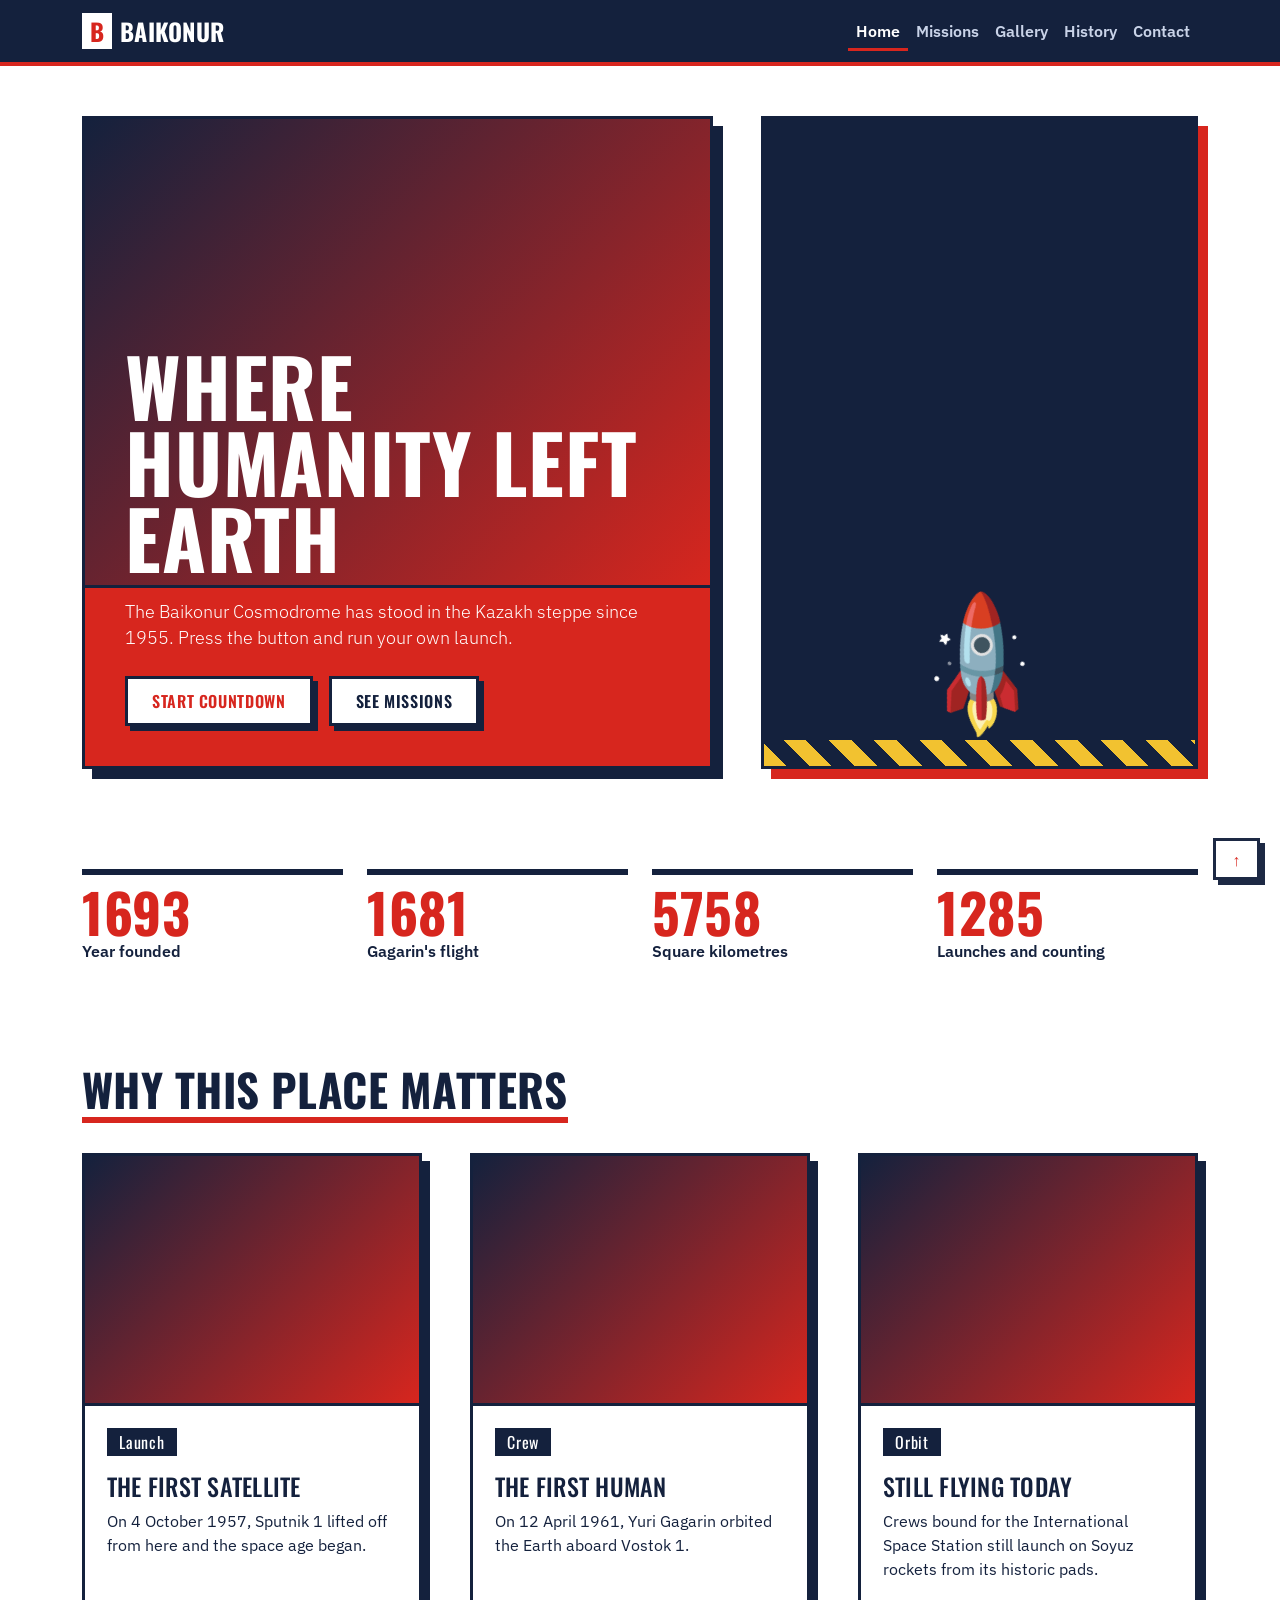
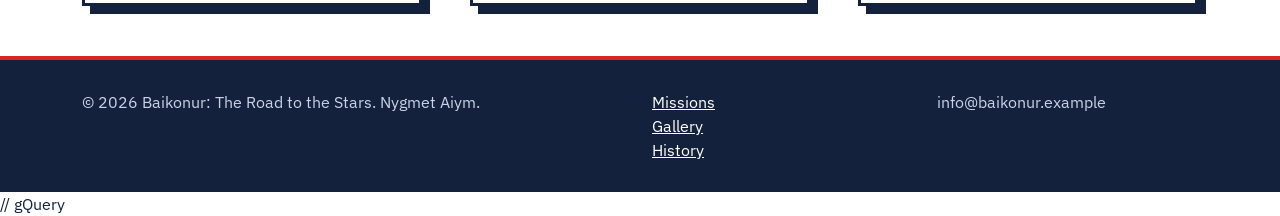
<file: index.html>
<!DOCTYPE html>
<html lang="en"><head><meta charset="utf-8"><meta name="viewport" content="width=device-width,initial-scale=1">
<title>Home | Baikonur</title>
<link href="https://fonts.googleapis.com/css2?family=IBM+Plex+Sans:wght@400;600&family=Oswald:wght@500;700&display=swap" rel="stylesheet">
<link href="https://cdn.jsdelivr.net/npm/bootstrap@5.3.3/dist/css/bootstrap.min.css" rel="stylesheet">
<link href="css/style.css" rel="stylesheet"></head><body>
<nav class="navbar navbar-expand-md sticky-top"><div class="container">
<a class="navbar-brand brand" href="index.html" aria-current="page"><b>B</b>Baikonur</a>
<button class="navbar-toggler bg-light" data-bs-toggle="collapse" data-bs-target="#nv" aria-label="Menu"><span class="navbar-toggler-icon"></span></button>
<div class="collapse navbar-collapse" id="nv"><ul class="navbar-nav ms-auto"><li class="nav-item"><a class="nav-link active" href="index.html">Home</a></li>
    <li class="nav-item"><a class="nav-link" href="missions.html">Missions</a></li>
    <li class="nav-item"><a class="nav-link" href="gallery.html">Gallery</a></li>
    <li class="nav-item"><a class="nav-link" href="history.html">History</a></li>
    <li class="nav-item"><a class="nav-link" href="contact.html">Contact</a></li></ul></div></div></nav>
<main>
<section class="hero"><div class="container"><div class="row g-4 g-lg-5">
<div class="col-lg-7"><div class="hero-red"><div class="hero-photo"><div class="ph" style="--g:linear-gradient(135deg,#14213d,#d7261e)"><img src="https://images.unsplash.com/photo-1419242902214-272b3f66ee7a?auto=format&fit=crop&w=900&q=80" alt="Night sky over the steppe" loading="lazy" onerror="this.remove()"></div></div><h1>Where humanity left Earth</h1>
<p class="lead my-4" style="position:relative;max-width:34rem">The Baikonur Cosmodrome has stood in the Kazakh steppe since 1955. Press the button and run your own launch.</p>
<div class="d-flex flex-wrap gap-3" style="position:relative"><button id="launch" class="btn btn-red">Start countdown</button><a href="missions.html" class="btn btn-line">See missions</a></div></div></div>
<div class="col-lg-5"><div class="pad"><div id="count">3</div><div id="rocket">🚀</div></div></div>
</div></div></section>
<section class="sec"><div class="container"><div class="row g-4">
<div class="col-6 col-md-3"><div class="statbox"><div class="stat" data-to="1955">0</div>Year founded</div></div>
<div class="col-6 col-md-3"><div class="statbox"><div class="stat" data-to="1961">0</div>Gagarin's flight</div></div>
<div class="col-6 col-md-3"><div class="statbox"><div class="stat" data-to="6717">0</div>Square kilometres</div></div>
<div class="col-6 col-md-3"><div class="statbox"><div class="stat" data-to="1500">0</div>Launches and counting</div></div>
</div></div></section>
<section class="sec"><div class="container"><h2>Why this place matters</h2><div class="row g-4 g-lg-5"><div class="col-md-6 col-lg-4"><div class="photo-card"><div class="ph" style="--g:linear-gradient(135deg,#14213d,#d7261e)"><img src="https://images.unsplash.com/photo-1541185933-ef5d8ed016c2?auto=format&fit=crop&w=900&q=80" alt="The first satellite" loading="lazy" onerror="this.remove()"></div>
    <div class="body"><span class="tag">Launch</span><h3 class="h4 mt-3">The first satellite</h3><p class="mb-0">On 4 October 1957, Sputnik 1 lifted off from here and the space age began.</p></div></div></div>
    <div class="col-md-6 col-lg-4"><div class="photo-card"><div class="ph" style="--g:linear-gradient(135deg,#14213d,#d7261e)"><img src="https://images.unsplash.com/photo-1454789548928-9efd52dc4031?auto=format&fit=crop&w=900&q=80" alt="The first human" loading="lazy" onerror="this.remove()"></div>
    <div class="body"><span class="tag">Crew</span><h3 class="h4 mt-3">The first human</h3><p class="mb-0">On 12 April 1961, Yuri Gagarin orbited the Earth aboard Vostok 1.</p></div></div></div><div class="col-md-6 col-lg-4"><div class="photo-card"><div class="ph" style="--g:linear-gradient(135deg,#14213d,#d7261e)"><img src="https://images.unsplash.com/photo-1446776811953-b23d57bd21aa?auto=format&fit=crop&w=900&q=80" alt="Still flying today" loading="lazy" onerror="this.remove()"></div><div class="body"><span class="tag">Orbit</span><h3 class="h4 mt-3">Still flying today</h3><p class="mb-0">Crews bound for the International Space Station still launch on Soyuz rockets from its historic pads.</p></div></div></div></div></div></section></main>
<button id="toTop" class="btn btn-red" aria-label="Back to top">&uarr;</button>
<footer><div class="container"><div class="row gy-3">
<div class="col-md-6">&copy; 2026 Baikonur: The Road to the Stars. Nygmet Aiym.</div>
<div class="col-md-3"><a href="missions.html">Missions</a><br><a href="gallery.html">Gallery</a><br><a href="history.html">History</a></div>
<div class="col-md-3">info@baikonur.example<br></div></div></div></footer>
// gQuery
<script src="https://code.jquery.com/jquery-3.7.1.min.js"></script>
<script src="https://cdn.jsdelivr.net/npm/bootstrap@5.3.3/dist/js/bootstrap.bundle.min.js"></script>
<script src="js/main.js"></script></body></html>
</file>
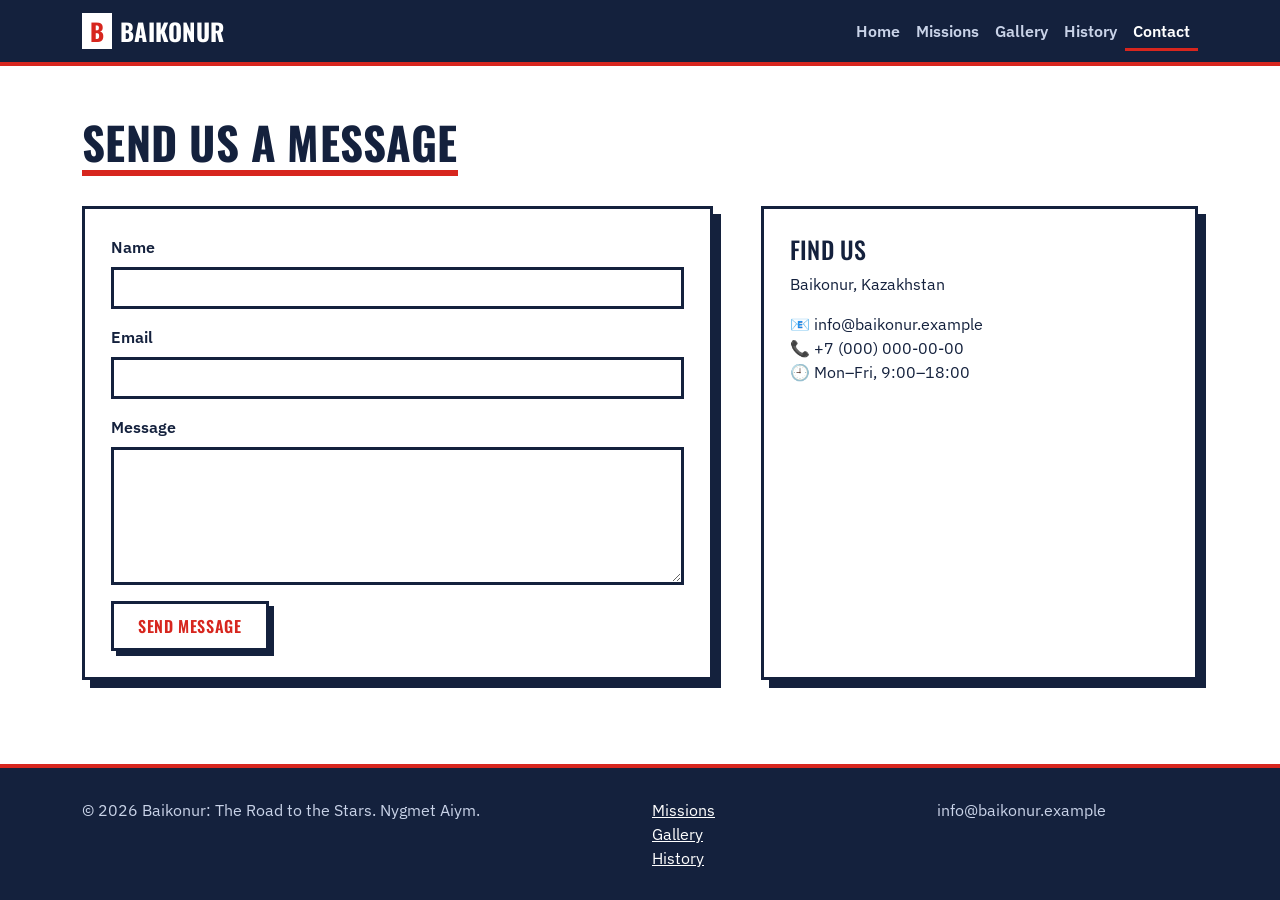
<file: contact.html>
<!DOCTYPE html>
<html lang="en"><head><meta charset="utf-8"><meta name="viewport" content="width=device-width,initial-scale=1">
<title>Contact | Baikonur</title>
<link href="https://fonts.googleapis.com/css2?family=IBM+Plex+Sans:wght@400;600&family=Oswald:wght@500;700&display=swap" rel="stylesheet">
<link href="https://cdn.jsdelivr.net/npm/bootstrap@5.3.3/dist/css/bootstrap.min.css" rel="stylesheet">
<link href="css/style.css" rel="stylesheet"></head><body>
<nav class="navbar navbar-expand-md sticky-top"><div class="container">
<a class="navbar-brand brand" href="index.html"><b>B</b>Baikonur</a>
<button class="navbar-toggler bg-light" data-bs-toggle="collapse" data-bs-target="#nv" aria-label="Menu"><span class="navbar-toggler-icon"></span></button>
<div class="collapse navbar-collapse" id="nv"><ul class="navbar-nav ms-auto"><li class="nav-item"><a class="nav-link" href="index.html">Home</a></li>
    <li class="nav-item"><a class="nav-link" href="missions.html">Missions</a></li>
    <li class="nav-item"><a class="nav-link" href="gallery.html">Gallery</a></li>
    <li class="nav-item"><a class="nav-link" href="history.html">History</a></li>
    <li class="nav-item"><a class="nav-link active" href="contact.html" aria-current="page">Contact</a></li></ul></div></div></nav>
<main>
<section class="sec"><div class="container"><h2>Send us a message</h2><div class="row g-4 g-lg-5">
<div class="col-lg-7"><form id="cform" class="panel" novalidate>
<div id="ok" class="alert alert-success" style="display:none">Message sent. We will reply within a day.</div>
<div class="mb-3"><label class="form-label fw-semibold" for="name">Name</label><input id="name" class="form-control"><div class="invalid-feedback" id="nameE"></div></div>
<div class="mb-3"><label class="form-label fw-semibold" for="mail">Email</label><input id="mail" type="email" class="form-control"><div class="invalid-feedback" id="mailE"></div></div>
<div class="mb-3"><label class="form-label fw-semibold" for="msg">Message</label><textarea id="msg" rows="5" class="form-control"></textarea><div class="invalid-feedback" id="msgE"></div></div>
<button class="btn btn-red">Send message</button></form></div>
<div class="col-lg-5"><div class="panel"><h3 class="h4">Find us</h3><p>Baikonur, Kazakhstan</p>
<p class="mb-0">📧 info@baikonur.example<br>📞 +7 (000) 000-00-00<br>🕘 Mon–Fri, 9:00–18:00</p></div></div></div></div></section></main>
<button id="toTop" class="btn btn-red" aria-label="Back to top">&uarr;</button>
<footer><div class="container"><div class="row gy-3">
<div class="col-md-6">&copy; 2026 Baikonur: The Road to the Stars. Nygmet Aiym.</div>
<div class="col-md-3"><a href="missions.html">Missions</a><br><a href="gallery.html">Gallery</a><br><a href="history.html">History</a></div>
<div class="col-md-3">info@baikonur.example<br></div></div></div></footer>
<script src="https://code.jquery.com/jquery-3.7.1.min.js"></script>
<script src="https://cdn.jsdelivr.net/npm/bootstrap@5.3.3/dist/js/bootstrap.bundle.min.js"></script>
<script src="js/main.js"></script></body></html>
</file>
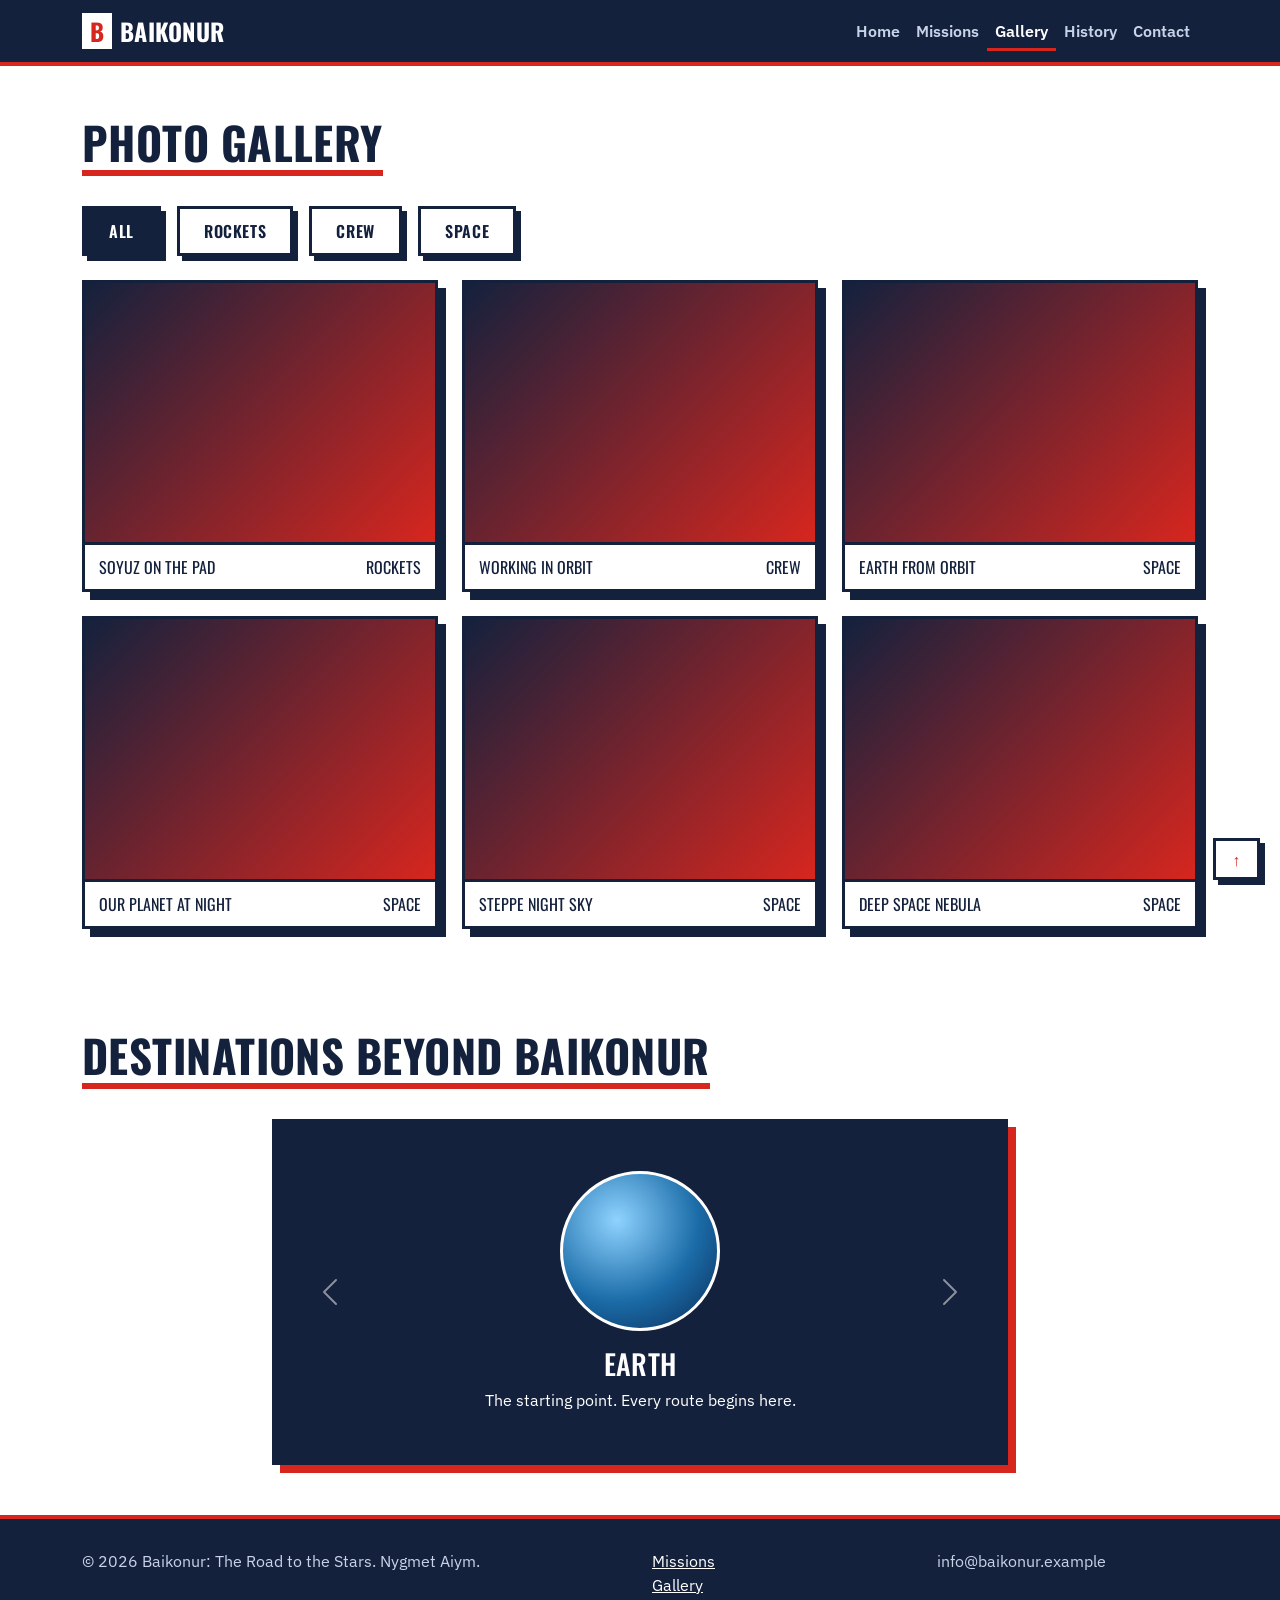
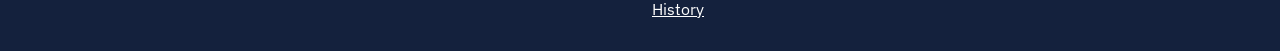
<file: gallery.html>
<!DOCTYPE html>
<html lang="en"><head><meta charset="utf-8"><meta name="viewport" content="width=device-width,initial-scale=1">
<title>Gallery | Baikonur</title>
<link href="https://fonts.googleapis.com/css2?family=IBM+Plex+Sans:wght@400;600&family=Oswald:wght@500;700&display=swap" rel="stylesheet">
<link href="https://cdn.jsdelivr.net/npm/bootstrap@5.3.3/dist/css/bootstrap.min.css" rel="stylesheet">
<link href="css/style.css" rel="stylesheet"></head><body>
<nav class="navbar navbar-expand-md sticky-top"><div class="container">
<a class="navbar-brand brand" href="index.html"><b>B</b>Baikonur</a>
<button class="navbar-toggler bg-light" data-bs-toggle="collapse" data-bs-target="#nv" aria-label="Menu"><span class="navbar-toggler-icon"></span></button>
<div class="collapse navbar-collapse" id="nv"><ul class="navbar-nav ms-auto"><li class="nav-item"><a class="nav-link" href="index.html">Home</a></li>
    <li class="nav-item"><a class="nav-link" href="missions.html">Missions</a></li>
    <li class="nav-item"><a class="nav-link active" href="gallery.html" aria-current="page">Gallery</a></li>
    <li class="nav-item"><a class="nav-link" href="history.html">History</a></li>
    <li class="nav-item"><a class="nav-link" href="contact.html">Contact</a></li></ul></div></div></nav>
<main><section class="sec"><div class="container"><h2>Photo gallery</h2>
<div class="mb-4 d-flex flex-wrap gap-3"><button class="btn btn-line flt on" data-f="all">All</button><button class="btn btn-line flt" data-f="rockets">Rockets</button><button class="btn btn-line flt" data-f="crew">Crew</button><button class="btn btn-line flt" data-f="space">Space</button></div>
<div class="row g-3 g-lg-4"><div class="col-6 col-lg-4 gal" data-type="rockets"><div class="photo-card"><div class="ph" style="--g:linear-gradient(135deg,#14213d,#d7261e)"><img src="https://images.unsplash.com/photo-1541185933-ef5d8ed016c2?auto=format&fit=crop&w=900&q=80" alt="Soyuz on the pad" loading="lazy" onerror="this.remove()"></div><div class="cap"><span>Soyuz on the pad</span><span>Rockets</span></div></div></div><div class="col-6 col-lg-4 gal" data-type="crew"><div class="photo-card"><div class="ph" style="--g:linear-gradient(135deg,#14213d,#d7261e)"><img src="https://images.unsplash.com/photo-1454789548928-9efd52dc4031?auto=format&fit=crop&w=900&q=80" alt="Working in orbit" loading="lazy" onerror="this.remove()"></div><div class="cap"><span>Working in orbit</span><span>Crew</span></div></div></div><div class="col-6 col-lg-4 gal" data-type="space"><div class="photo-card"><div class="ph" style="--g:linear-gradient(135deg,#14213d,#d7261e)"><img src="https://images.unsplash.com/photo-1446776811953-b23d57bd21aa?auto=format&fit=crop&w=900&q=80" alt="Earth from orbit" loading="lazy" onerror="this.remove()"></div><div class="cap"><span>Earth from orbit</span><span>Space</span></div></div></div><div class="col-6 col-lg-4 gal" data-type="space"><div class="photo-card"><div class="ph" style="--g:linear-gradient(135deg,#14213d,#d7261e)"><img src="https://images.unsplash.com/photo-1451187580459-43490279c0fa?auto=format&fit=crop&w=900&q=80" alt="Our planet at night" loading="lazy" onerror="this.remove()"></div><div class="cap"><span>Our planet at night</span><span>Space</span></div></div></div><div class="col-6 col-lg-4 gal" data-type="space"><div class="photo-card"><div class="ph" style="--g:linear-gradient(135deg,#14213d,#d7261e)"><img src="https://images.unsplash.com/photo-1419242902214-272b3f66ee7a?auto=format&fit=crop&w=900&q=80" alt="Steppe night sky" loading="lazy" onerror="this.remove()"></div><div class="cap"><span>Steppe night sky</span><span>Space</span></div></div></div><div class="col-6 col-lg-4 gal" data-type="space"><div class="photo-card"><div class="ph" style="--g:linear-gradient(135deg,#14213d,#d7261e)"><img src="https://images.unsplash.com/photo-1462331940025-496dfbfc7564?auto=format&fit=crop&w=900&q=80" alt="Deep space nebula" loading="lazy" onerror="this.remove()"></div><div class="cap"><span>Deep space nebula</span><span>Space</span></div></div></div></div></div></section>
<div class="modal fade" id="lb" tabindex="-1"><div class="modal-dialog modal-lg modal-dialog-centered"><div class="modal-content"><div class="modal-header"><h3 class="modal-title h5" id="lbCap"></h3><button class="btn-close" data-bs-dismiss="modal" aria-label="Close"></button></div><img id="lbImg" alt=""></div></div></div>
<section class="sec"><div class="container"><h2>Destinations beyond Baikonur</h2><div class="row justify-content-center"><div class="col-lg-8">
<div id="car" class="carousel slide" data-bs-ride="carousel"><div class="carousel-inner"><div class="carousel-item active"><div class="planet"><b style="background:radial-gradient(circle at 35% 30%,#8fd3ff,#1b6ca8 55%,#0a2a55)"></b><div class="carousel-caption"><h3 class="h3">Earth</h3><p class="mb-0">The starting point. Every route begins here.</p></div></div></div><div class="carousel-item"><div class="planet"><b style="background:radial-gradient(circle at 35% 30%,#ffb08a,#c1440e 55%,#5a1a05)"></b><div class="carousel-caption"><h3 class="h3">Mars</h3><p class="mb-0">The main target of future expeditions.</p></div></div></div><div class="carousel-item"><div class="planet"><b style="background:repeating-linear-gradient(12deg,#e9c49a 0 14px,#b9784a 14px 26px,#f1dcc0 26px 36px)"></b><div class="carousel-caption"><h3 class="h3">Jupiter</h3><p class="mb-0">The largest planet in the Solar System.</p></div></div></div><div class="carousel-item"><div class="planet"><b style="background:radial-gradient(circle at 35% 30%,#fff1c2,#d9b25f 55%,#7a5a1d)"></b><div class="carousel-caption"><h3 class="h3">Saturn</h3><p class="mb-0">Famous for its rings of ice and rock.</p></div></div></div></div>
<button class="carousel-control-prev" data-bs-target="#car" data-bs-slide="prev" aria-label="Previous"><span class="carousel-control-prev-icon"></span></button>
<button class="carousel-control-next" data-bs-target="#car" data-bs-slide="next" aria-label="Next"><span class="carousel-control-next-icon"></span></button></div></div></div></div></section></main>
<button id="toTop" class="btn btn-red" aria-label="Back to top">&uarr;</button>
<footer><div class="container"><div class="row gy-3">
<div class="col-md-6">&copy; 2026 Baikonur: The Road to the Stars. Nygmet Aiym.</div>
<div class="col-md-3"><a href="missions.html">Missions</a><br><a href="gallery.html">Gallery</a><br><a href="history.html">History</a></div>
<div class="col-md-3">info@baikonur.example<br></div></div></div></footer>
<script src="https://code.jquery.com/jquery-3.7.1.min.js"></script>
<script src="https://cdn.jsdelivr.net/npm/bootstrap@5.3.3/dist/js/bootstrap.bundle.min.js"></script>
<script src="js/main.js"></script></body></html>
</file>
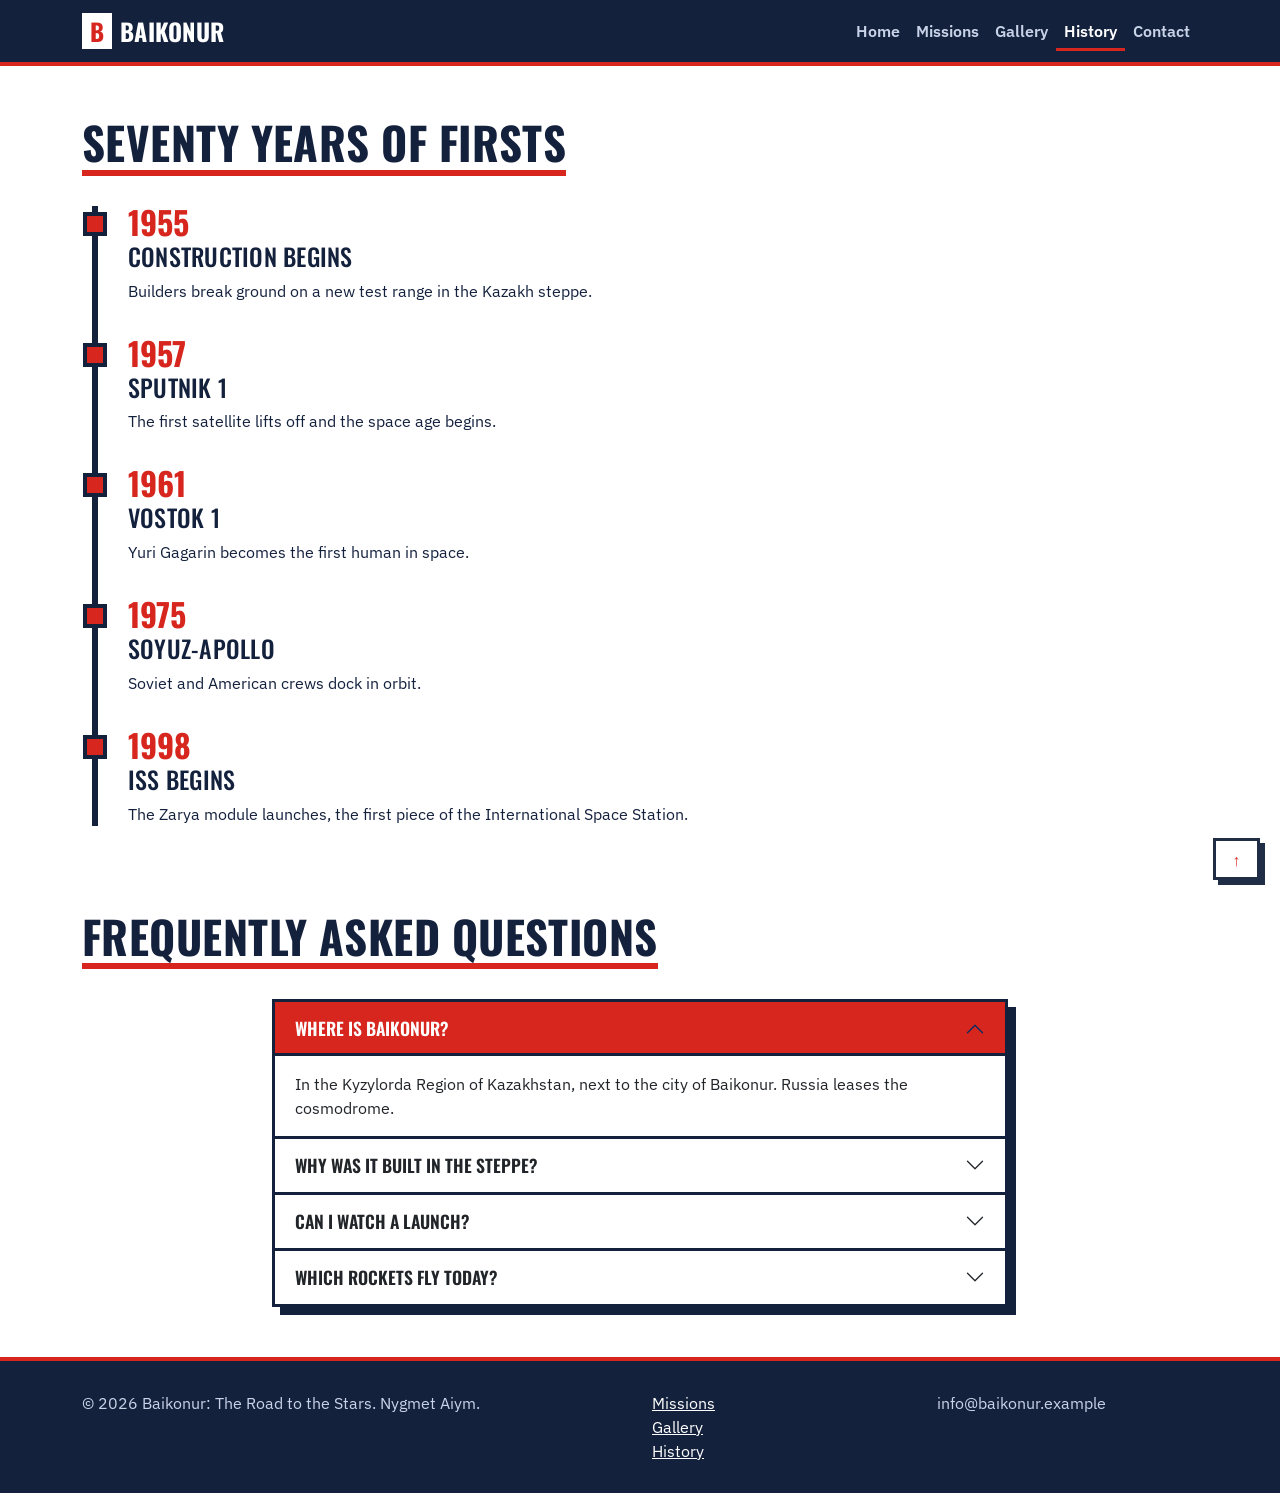
<file: history.html>
<!DOCTYPE html>
<html lang="en"><head><meta charset="utf-8"><meta name="viewport" content="width=device-width,initial-scale=1">
<title>History | Baikonur</title>
<link href="https://fonts.googleapis.com/css2?family=IBM+Plex+Sans:wght@400;600&family=Oswald:wght@500;700&display=swap" rel="stylesheet">
<link href="https://cdn.jsdelivr.net/npm/bootstrap@5.3.3/dist/css/bootstrap.min.css" rel="stylesheet">
<link href="css/style.css" rel="stylesheet"></head><body>
<nav class="navbar navbar-expand-md sticky-top"><div class="container">
<a class="navbar-brand brand" href="index.html"><b>B</b>Baikonur</a>
<button class="navbar-toggler bg-light" data-bs-toggle="collapse" data-bs-target="#nv" aria-label="Menu"><span class="navbar-toggler-icon"></span></button>
<div class="collapse navbar-collapse" id="nv"><ul class="navbar-nav ms-auto"><li class="nav-item"><a class="nav-link" href="index.html">Home</a></li>
    <li class="nav-item"><a class="nav-link" href="missions.html">Missions</a></li>
    <li class="nav-item"><a class="nav-link" href="gallery.html">Gallery</a></li>
    <li class="nav-item"><a class="nav-link active" href="history.html" aria-current="page">History</a></li>
    <li class="nav-item"><a class="nav-link" href="contact.html">Contact</a></li></ul></div></div></nav>
<main><section class="sec"><div class="container"><h2>Seventy years of firsts</h2><div class="row"><div class="col-lg-8"><div class="tl"><div class="tl-item"><div class="y">1955</div><h3 class="h4 mt-1">Construction begins</h3><p class="mb-0">Builders break ground on a new test range in the Kazakh steppe.</p></div><div class="tl-item"><div class="y">1957</div><h3 class="h4 mt-1">Sputnik 1</h3><p class="mb-0">The first satellite lifts off and the space age begins.</p></div><div class="tl-item"><div class="y">1961</div><h3 class="h4 mt-1">Vostok 1</h3><p class="mb-0">Yuri Gagarin becomes the first human in space.</p></div><div class="tl-item"><div class="y">1975</div><h3 class="h4 mt-1">Soyuz-Apollo</h3><p class="mb-0">Soviet and American crews dock in orbit.</p></div><div class="tl-item"><div class="y">1998</div><h3 class="h4 mt-1">ISS begins</h3><p class="mb-0">The Zarya module launches, the first piece of the International Space Station.</p></div></div></div></div></div></section>
<section class="sec pt-0"><div class="container"><h2>Frequently asked questions</h2><div class="row justify-content-center"><div class="col-lg-8"><div class="accordion" id="faq"><div class="accordion-item"><h3 class="accordion-header"><button class="accordion-button" data-bs-toggle="collapse" data-bs-target="#q0">Where is Baikonur?</button></h3><div id="q0" class="accordion-collapse collapse show" data-bs-parent="#faq"><div class="accordion-body">In the Kyzylorda Region of Kazakhstan, next to the city of Baikonur. Russia leases the cosmodrome.</div></div></div><div class="accordion-item"><h3 class="accordion-header"><button class="accordion-button collapsed" data-bs-toggle="collapse" data-bs-target="#q1">Why was it built in the steppe?</button></h3><div id="q1" class="accordion-collapse collapse" data-bs-parent="#faq"><div class="accordion-body">Flat terrain, low population density and a southern latitude give rockets a speed advantage at launch.</div></div></div><div class="accordion-item"><h3 class="accordion-header"><button class="accordion-button collapsed" data-bs-toggle="collapse" data-bs-target="#q2">Can I watch a launch?</button></h3><div id="q2" class="accordion-collapse collapse" data-bs-parent="#faq"><div class="accordion-body">Yes. Organised tours run around the launch schedule, and you must arrange access in advance.</div></div></div><div class="accordion-item"><h3 class="accordion-header"><button class="accordion-button collapsed" data-bs-toggle="collapse" data-bs-target="#q3">Which rockets fly today?</button></h3><div id="q3" class="accordion-collapse collapse" data-bs-parent="#faq"><div class="accordion-body">Soyuz-2 and Proton-M. Crews heading to the ISS travel on Soyuz.</div></div></div></div></div></div></div></section></main>
<button id="toTop" class="btn btn-red" aria-label="Back to top">&uarr;</button>
<footer><div class="container"><div class="row gy-3">
<div class="col-md-6">&copy; 2026 Baikonur: The Road to the Stars. Nygmet Aiym.</div>
<div class="col-md-3"><a href="missions.html">Missions</a><br><a href="gallery.html">Gallery</a><br><a href="history.html">History</a></div>
<div class="col-md-3">info@baikonur.example<br></div></div></div></footer>
<script src="https://code.jquery.com/jquery-3.7.1.min.js"></script>
<script src="https://cdn.jsdelivr.net/npm/bootstrap@5.3.3/dist/js/bootstrap.bundle.min.js"></script>
<script src="js/main.js"></script></body></html>
</file>
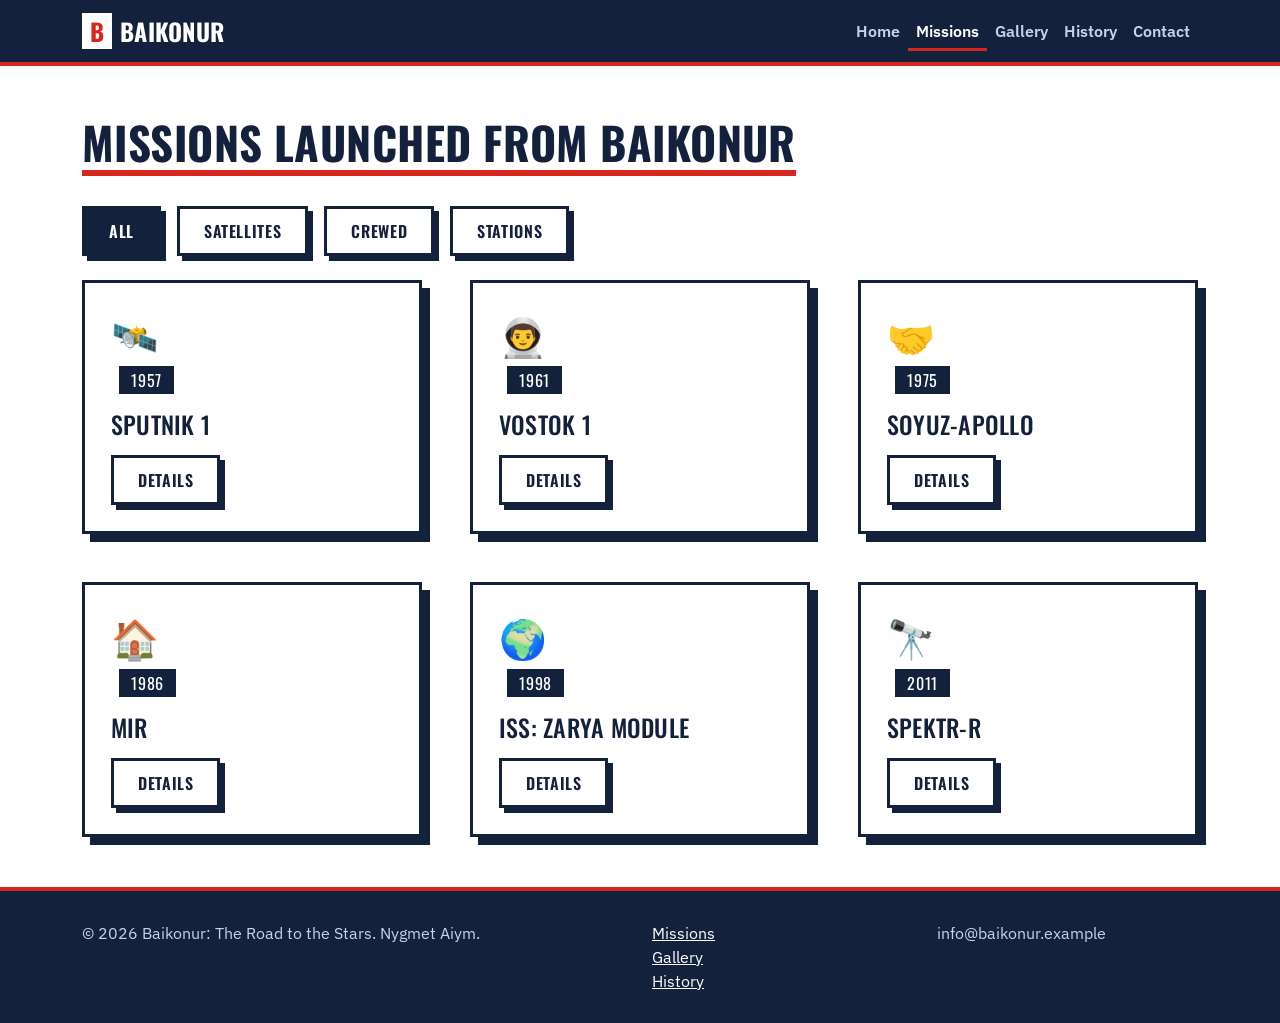
<file: missions.html>
<!DOCTYPE html>
<html lang="en"><head><meta charset="utf-8"><meta name="viewport" content="width=device-width,initial-scale=1">
<title>Missions | Baikonur</title>
<link href="https://fonts.googleapis.com/css2?family=IBM+Plex+Sans:wght@400;600&family=Oswald:wght@500;700&display=swap" rel="stylesheet">
<link href="https://cdn.jsdelivr.net/npm/bootstrap@5.3.3/dist/css/bootstrap.min.css" rel="stylesheet">
<link href="css/style.css" rel="stylesheet"></head><body>
<nav class="navbar navbar-expand-md sticky-top"><div class="container">
<a class="navbar-brand brand" href="index.html"><b>B</b>Baikonur</a>
<button class="navbar-toggler bg-light" data-bs-toggle="collapse" data-bs-target="#nv" aria-label="Menu"><span class="navbar-toggler-icon"></span></button>
<div class="collapse navbar-collapse" id="nv"><ul class="navbar-nav ms-auto"><li class="nav-item"><a class="nav-link" href="index.html">Home</a></li><li class="nav-item"><a class="nav-link active" href="missions.html" aria-current="page">Missions</a></li><li class="nav-item"><a class="nav-link" href="gallery.html">Gallery</a></li><li class="nav-item"><a class="nav-link" href="history.html">History</a></li><li class="nav-item"><a class="nav-link" href="contact.html">Contact</a></li></ul></div></div></nav>
<main>
<section class="sec"><div class="container"><h2>Missions launched from Baikonur</h2>
<div class="mb-4 d-flex flex-wrap gap-3"><button class="btn btn-line flt on" data-f="all">All</button><button class="btn btn-line flt" data-f="satellite">Satellites</button><button class="btn btn-line flt" data-f="crewed">Crewed</button><button class="btn btn-line flt" data-f="station">Stations</button></div>
<div class="row g-4 g-lg-5"><div class="col-md-6 col-lg-4 mission" data-type="satellite" data-info="The first artificial satellite. The 58 cm sphere weighed 83.6 kg and broadcast its radio beeps for three weeks."><div class="panel"><div class="ico">🛰️</div> <span class="tag ms-2">1957</span><h3 class="h4 mt-3">Sputnik 1</h3><button class="btn btn-line mt-2">Details</button></div></div><div class="col-md-6 col-lg-4 mission" data-type="crewed" data-info="The first crewed spaceflight. Yuri Gagarin spent 108 minutes in space and made one orbit of the Earth."><div class="panel"><div class="ico">👨‍🚀</div> <span class="tag ms-2">1961</span><h3 class="h4 mt-3">Vostok 1</h3><button class="btn btn-line mt-2">Details</button></div></div><div class="col-md-6 col-lg-4 mission" data-type="crewed" data-info="The first joint docking of Soviet and American spacecraft in orbit, a symbol of easing Cold War tension."><div class="panel"><div class="ico">🤝</div> <span class="tag ms-2">1975</span><h3 class="h4 mt-3">Soyuz-Apollo</h3><button class="btn btn-line mt-2">Details</button></div></div><div class="col-md-6 col-lg-4 mission" data-type="station" data-info="The first modular space station. It operated for 15 years and hosted more than 100 cosmonauts and astronauts."><div class="panel"><div class="ico">🏠</div> <span class="tag ms-2">1986</span><h3 class="h4 mt-3">Mir</h3><button class="btn btn-line mt-2">Details</button></div></div><div class="col-md-6 col-lg-4 mission" data-type="station" data-info="The first module of the International Space Station, launched on a Proton-K rocket from Baikonur."><div class="panel"><div class="ico">🌍</div> <span class="tag ms-2">1998</span><h3 class="h4 mt-3">ISS: Zarya module</h3><button class="btn btn-line mt-2">Details</button></div></div><div class="col-md-6 col-lg-4 mission" data-type="satellite" data-info="A space radio telescope built to observe black holes and distant galaxies."><div class="panel"><div class="ico">🔭</div> <span class="tag ms-2">2011</span><h3 class="h4 mt-3">Spektr-R</h3><button class="btn btn-line mt-2">Details</button></div></div></div></div></section>
<div class="modal fade" id="mModal" tabindex="-1"><div class="modal-dialog modal-dialog-centered"><div class="modal-content">
<div class="modal-header"><h3 class="modal-title h4" id="mTitle"></h3><button class="btn-close" data-bs-dismiss="modal" aria-label="Close"></button></div>
<div class="modal-body" id="mBody"></div></div></div></div></main>
<button id="toTop" class="btn btn-red" aria-label="Back to top">&uarr;</button>
<footer><div class="container"><div class="row gy-3">
<div class="col-md-6">&copy; 2026 Baikonur: The Road to the Stars. Nygmet Aiym.</div>
<div class="col-md-3"><a href="missions.html">Missions</a><br><a href="gallery.html">Gallery</a><br><a href="history.html">History</a></div>
<div class="col-md-3">info@baikonur.example<br></div></div></div></footer>
<script src="https://code.jquery.com/jquery-3.7.1.min.js"></script>
<script src="https://cdn.jsdelivr.net/npm/bootstrap@5.3.3/dist/js/bootstrap.bundle.min.js"></script>
<script src="js/main.js"></script></body></html>
</file>
<file: css/style.css>
:root{--paper:#dde5e8;--red:#d7261e;--navy:#14213d;--white:#fff;--line:#14213d}
html{scroll-behavior:smooth}
body{font-family:'IBM Plex Sans',sans-serif;color:var(--navy);min-height:100vh;display:flex;flex-direction:column;overflow-x:hidden;
background:var(--paper) linear-gradient(rgba(20,33,61,.07) 1px,transparent 1px) 0 0/100% 32px,linear-gradient(90deg,rgba(20,33,61,.07) 1px,transparent 1px) 0 0/32px 100%}
main{flex:1}
h1,h2,h3,.brand,.stat{font-family:'Oswald',sans-serif;text-transform:uppercase;letter-spacing:.01em}
.navbar{background:var(--navy);border-bottom:4px solid var(--red)}
.brand{color:var(--white)!important;font-size:1.5rem;font-weight:700}
.brand b{color:var(--red);background:var(--white);padding:0 8px;margin-right:8px}
.nav-link{color:#c9d3e8!important;font-weight:600}
.nav-link:hover,.nav-link.active{color:var(--white)!important;box-shadow:inset 0 -3px var(--red)}
.hero{padding:50px 0}
.hero-red{background:var(--red);color:var(--white);border:3px solid var(--line);box-shadow:10px 10px 0 var(--navy);padding:40px;height:100%;position:relative;overflow:hidden}
.hero-red:after{content:"";position:absolute;right:-60px;top:-40px;width:140px;height:340%;background:rgba(255,255,255,.14);transform:rotate(25deg)}
.hero h1{font-size:clamp(2.6rem,7vw,5rem);font-weight:700;line-height:.95;position:relative}
.pad{position:relative;height:100%;min-height:420px;background:var(--navy);border:3px solid var(--line);box-shadow:10px 10px 0 var(--red);overflow:hidden;display:flex;justify-content:center}
.pad:after{content:"";position:absolute;bottom:0;left:0;right:0;height:26px;background:repeating-linear-gradient(45deg,#f2c230 0 16px,var(--navy) 16px 32px)}
#rocket{font-size:100px;position:absolute;bottom:26px;transform:rotate(-45deg)}
#count{position:absolute;top:22%;font-family:'Oswald';font-size:4.5rem;color:var(--white);display:none;text-transform:uppercase}
.btn-red,.btn-line{font-family:'Oswald';text-transform:uppercase;font-weight:600;letter-spacing:.04em;border:3px solid var(--line);border-radius:0;padding:10px 24px;box-shadow:5px 5px 0 var(--navy);transition:transform .1s,box-shadow .1s}
.btn-red{background:var(--white);color:var(--red)}
.btn-line{background:var(--white);color:var(--navy)}
.btn-line.on{background:var(--navy);color:var(--white)}
.btn-red:hover,.btn-line:hover{transform:translate(3px,3px);box-shadow:2px 2px 0 var(--navy)}
.btn-red:hover{background:var(--navy);color:var(--white)}
.lead{font-size:1.1rem}
.panel{background:var(--white);border:3px solid var(--line);box-shadow:8px 8px 0 var(--navy);padding:26px;height:100%}
.stat{font-size:3.4rem;font-weight:700;color:var(--red);line-height:1}
.statbox{border-top:6px solid var(--navy);padding-top:10px;font-weight:600}
.sec{padding:50px 0}
.sec h2{font-size:clamp(1.8rem,4vw,2.8rem);font-weight:700;margin-bottom:30px;display:inline-block;border-bottom:6px solid var(--red)}
.tag{display:inline-block;background:var(--navy);color:var(--white);padding:2px 12px;font-family:'Oswald';letter-spacing:.05em}
.ico{font-size:2.4rem}
.planet{height:340px;display:flex;flex-direction:column;align-items:center;justify-content:center;gap:16px;background:var(--navy);color:var(--white);text-align:center;padding:0 50px}
.planet b{width:160px;height:160px;border-radius:50%;border:3px solid var(--white)}
.carousel{border:3px solid var(--line);box-shadow:8px 8px 0 var(--red)}
.carousel-caption{position:static;color:var(--white);padding:0}
.accordion{--bs-accordion-border-radius:0;--bs-accordion-inner-border-radius:0;--bs-accordion-border-color:var(--navy);--bs-accordion-border-width:3px;--bs-accordion-active-bg:var(--red);--bs-accordion-active-color:var(--white);--bs-accordion-btn-focus-box-shadow:none;box-shadow:8px 8px 0 var(--navy)}
.accordion-button{font-family:'Oswald';text-transform:uppercase;font-weight:600;font-size:1.1rem}
.form-control{border:3px solid var(--line);border-radius:0}
.form-control:focus{border-color:var(--red);box-shadow:none}
.modal-content{border:3px solid var(--line);border-radius:0;box-shadow:10px 10px 0 var(--red)}
#toTop{position:fixed;right:20px;bottom:20px;display:none;z-index:9;padding:6px 16px}
footer{background:var(--navy);color:#c9d3e8;border-top:4px solid var(--red);padding:30px 0}
footer a{color:var(--white)}
@media(max-width:767px){.hero{padding:30px 0}.hero-red{padding:26px}.pad{min-height:340px}}
@media(prefers-reduced-motion:reduce){*{transition:none!important}}
.ph{background:var(--g,var(--navy));aspect-ratio:4/3;overflow:hidden;border-bottom:3px solid var(--line);position:relative}
.ph img{width:100%;height:100%;object-fit:cover;display:block;transition:transform .4s}
.photo-card{background:#fff;border:3px solid var(--line);box-shadow:8px 8px 0 var(--navy);height:100%;display:flex;flex-direction:column}
.photo-card:hover .ph img,.gal:hover .ph img{transform:scale(1.07)}
.photo-card .body{padding:22px}
.gal{cursor:zoom-in}
.gal .cap{padding:10px 14px;font-family:'Oswald';text-transform:uppercase;display:flex;justify-content:space-between}
.tl{border-left:6px solid var(--navy);margin-left:10px;padding-left:30px}
.tl-item{position:relative;margin-bottom:34px}
.tl-item:before{content:"";position:absolute;left:-45px;top:6px;width:24px;height:24px;background:var(--red);border:4px solid var(--navy)}
.tl-item .y{font-family:'Oswald';font-size:2rem;font-weight:700;color:var(--red);line-height:1}
.hero-photo{height:200px;margin:-40px -40px 28px;border-bottom:3px solid var(--line);position:relative}
#lbImg{width:100%;display:block}
@media(max-width:767px){.hero-photo{margin:-26px -26px 22px;height:140px}.tl{padding-left:22px}}
</file>
